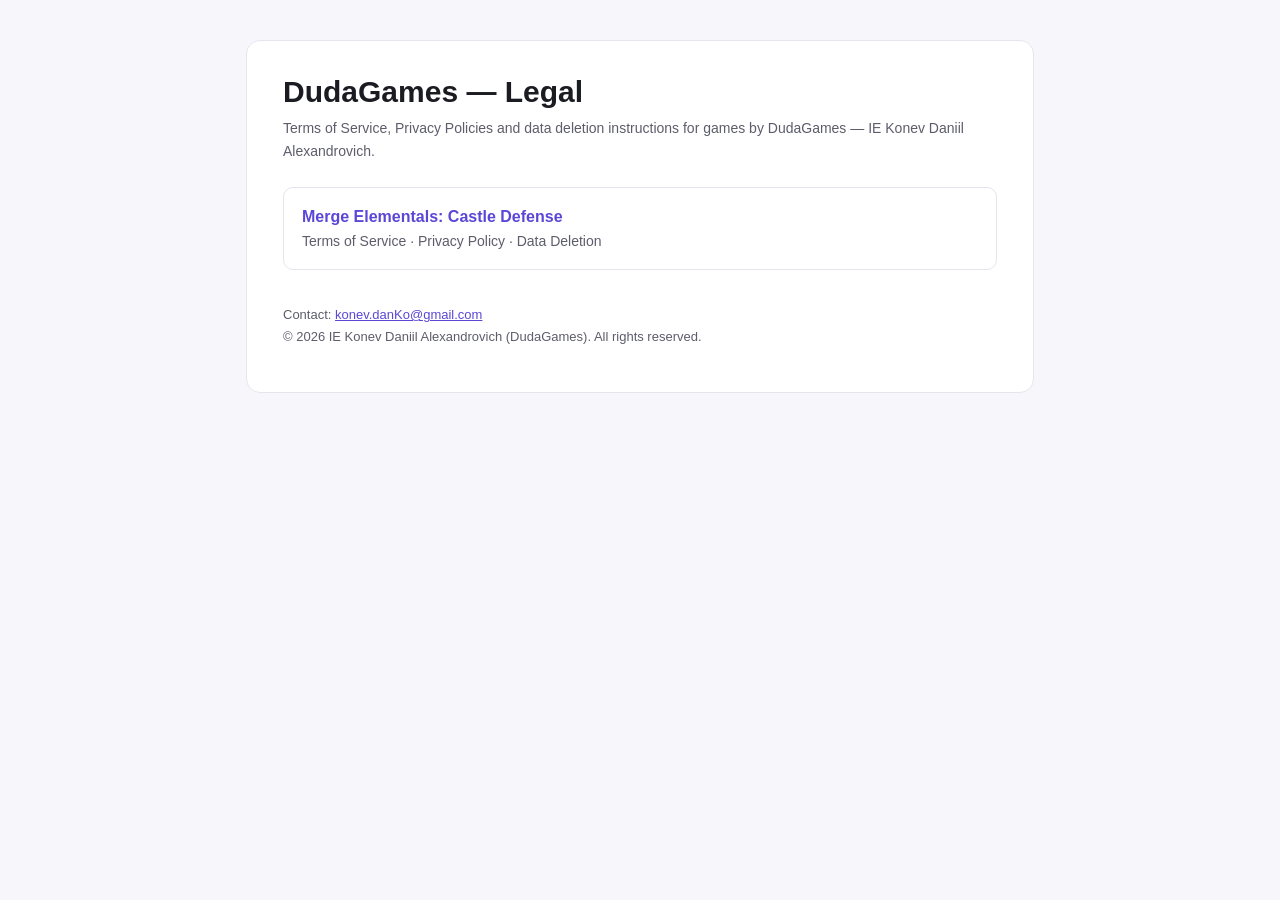
<file: index.html>
<!DOCTYPE html>
<html lang="en">
<head>
<meta charset="utf-8">
<meta name="viewport" content="width=device-width, initial-scale=1">
<title>DudaGames — Legal</title>
<meta name="description" content="Legal documents for games by DudaGames.">
<link rel="stylesheet" href="./style.css">
</head>
<body>
<div class="wrap">
<div class="card">
<h1>DudaGames — Legal</h1>
<p class="meta">Terms of Service, Privacy Policies and data deletion instructions for games by DudaGames — IE Konev Daniil Alexandrovich.</p>
<a class="item" href="./merge-elementals/"><b>Merge Elementals: Castle Defense</b><span>Terms of Service · Privacy Policy · Data Deletion</span></a>
<p class="foot">Contact: <a href="mailto:konev.danKo@gmail.com">konev.danKo@gmail.com</a><br>© 2026 IE Konev Daniil Alexandrovich (DudaGames). All rights reserved.</p>
</div>
</div>
</body>
</html>
</file>
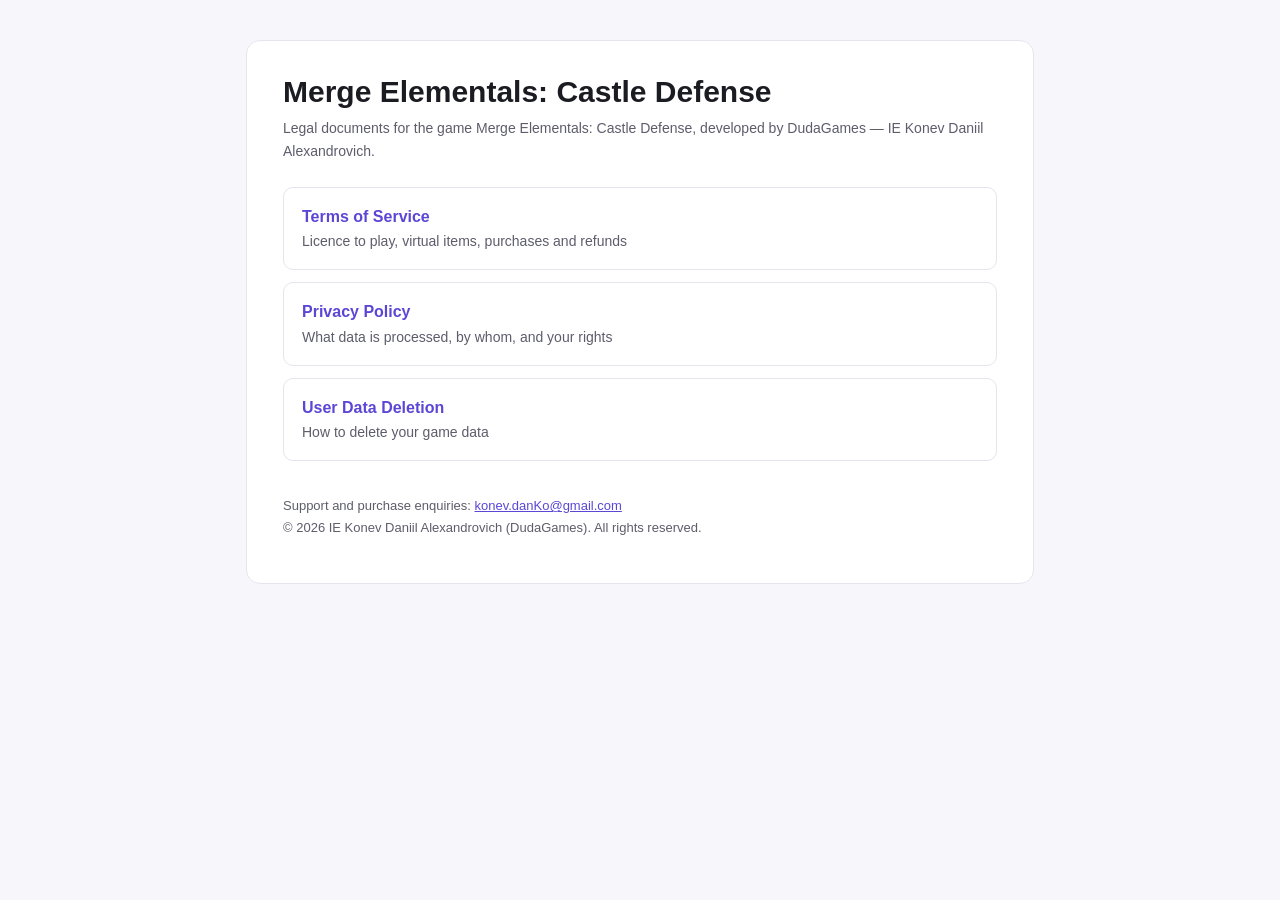
<file: merge-elementals/index.html>
<!DOCTYPE html>
<html lang="en">
<head>
<meta charset="utf-8">
<meta name="viewport" content="width=device-width, initial-scale=1">
<title>Merge Elementals: Castle Defense — Legal</title>
<meta name="description" content="Terms of Service, Privacy Policy and data deletion instructions for the game Merge Elementals: Castle Defense.">
<link rel="stylesheet" href="../style.css">
</head>
<body>
<div class="wrap">
<div class="card">
<h1>Merge Elementals: Castle Defense</h1>
<p class="meta">Legal documents for the game Merge Elementals: Castle Defense, developed by DudaGames — IE Konev Daniil Alexandrovich.</p>
<a class="item" href="./terms.html"><b>Terms of Service</b><span>Licence to play, virtual items, purchases and refunds</span></a>
<a class="item" href="./privacy.html"><b>Privacy Policy</b><span>What data is processed, by whom, and your rights</span></a>
<a class="item" href="./data-deletion.html"><b>User Data Deletion</b><span>How to delete your game data</span></a>
<p class="foot">Support and purchase enquiries: <a href="mailto:konev.danKo@gmail.com">konev.danKo@gmail.com</a><br>© 2026 IE Konev Daniil Alexandrovich (DudaGames). All rights reserved.</p>
</div>
</div>
</body>
</html>
</file>
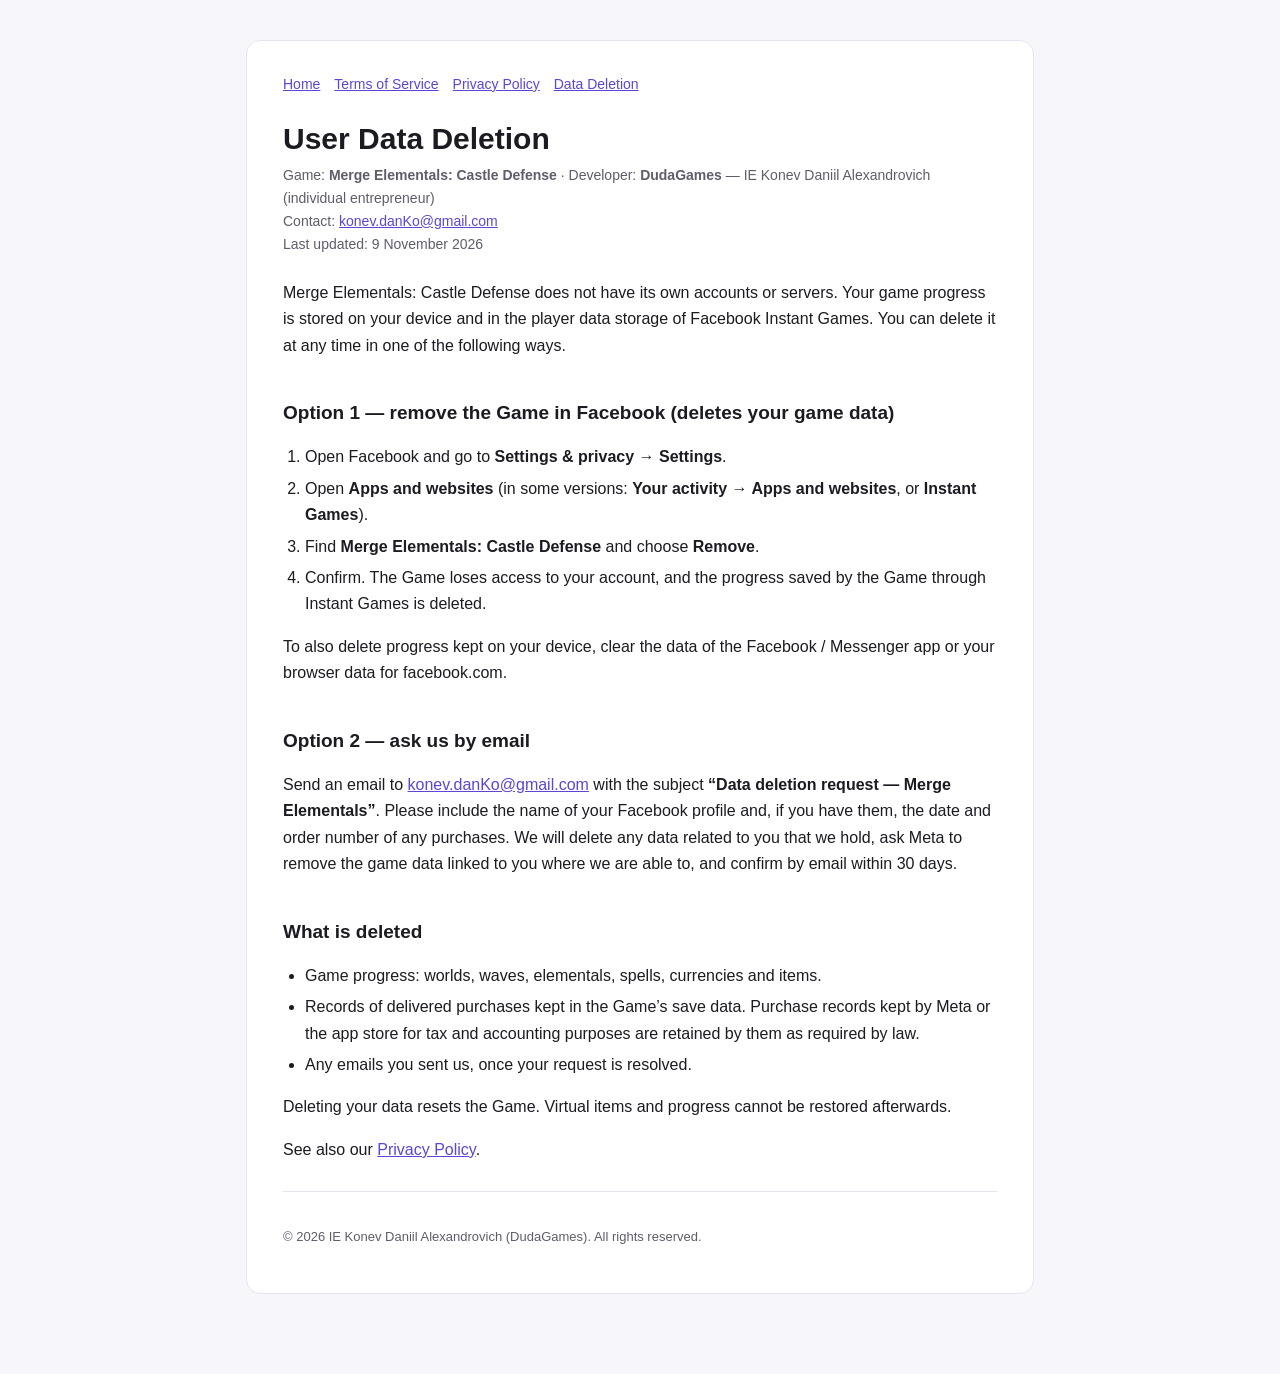
<file: merge-elementals/data-deletion.html>
<!DOCTYPE html>
<html lang="en">
<head>
<meta charset="utf-8">
<meta name="viewport" content="width=device-width, initial-scale=1">
<title>User Data Deletion — Merge Elementals: Castle Defense</title>
<meta name="description" content="User Data Deletion for the game Merge Elementals: Castle Defense by DudaGames.">
<link rel="stylesheet" href="../style.css">
</head>
<body>
<div class="wrap">
<div class="card">
<div class="nav"><a href="./index.html">Home</a><a href="./terms.html">Terms of Service</a><a href="./privacy.html">Privacy Policy</a><a href="./data-deletion.html">Data Deletion</a></div>
<h1>User Data Deletion</h1>
<p class="meta">Game: <strong>Merge Elementals: Castle Defense</strong> · Developer: <strong>DudaGames</strong> — IE Konev Daniil Alexandrovich (individual entrepreneur)<br>
Contact: <a href="mailto:konev.danKo@gmail.com">konev.danKo@gmail.com</a><br>
Last updated: 9 November 2026</p>
<p>Merge Elementals: Castle Defense does not have its own accounts or servers. Your game progress is stored on your device and in the player data storage of Facebook Instant Games. You can delete it at any time in one of the following ways.</p>

<h2>Option 1 — remove the Game in Facebook (deletes your game data)</h2>
<ol>
  <li>Open Facebook and go to <strong>Settings &amp; privacy → Settings</strong>.</li>
  <li>Open <strong>Apps and websites</strong> (in some versions: <strong>Your activity → Apps and websites</strong>, or <strong>Instant Games</strong>).</li>
  <li>Find <strong>Merge Elementals: Castle Defense</strong> and choose <strong>Remove</strong>.</li>
  <li>Confirm. The Game loses access to your account, and the progress saved by the Game through Instant Games is deleted.</li>
</ol>
<p>To also delete progress kept on your device, clear the data of the Facebook / Messenger app or your browser data for facebook.com.</p>

<h2>Option 2 — ask us by email</h2>
<p>Send an email to <a href="mailto:konev.danKo@gmail.com?subject=Data%20deletion%20request%20-%20Merge%20Elementals">konev.danKo@gmail.com</a> with the subject <strong>“Data deletion request — Merge Elementals”</strong>. Please include the name of your Facebook profile and, if you have them, the date and order number of any purchases. We will delete any data related to you that we hold, ask Meta to remove the game data linked to you where we are able to, and confirm by email within 30 days.</p>

<h2>What is deleted</h2>
<ul>
  <li>Game progress: worlds, waves, elementals, spells, currencies and items.</li>
  <li>Records of delivered purchases kept in the Game’s save data. Purchase records kept by Meta or the app store for tax and accounting purposes are retained by them as required by law.</li>
  <li>Any emails you sent us, once your request is resolved.</li>
</ul>
<p>Deleting your data resets the Game. Virtual items and progress cannot be restored afterwards.</p>
<p>See also our <a href="./privacy.html">Privacy Policy</a>.</p>
<hr>
<p class="foot">© 2026 IE Konev Daniil Alexandrovich (DudaGames). All rights reserved.</p>
</div>
</div>
</body>
</html>
</file>
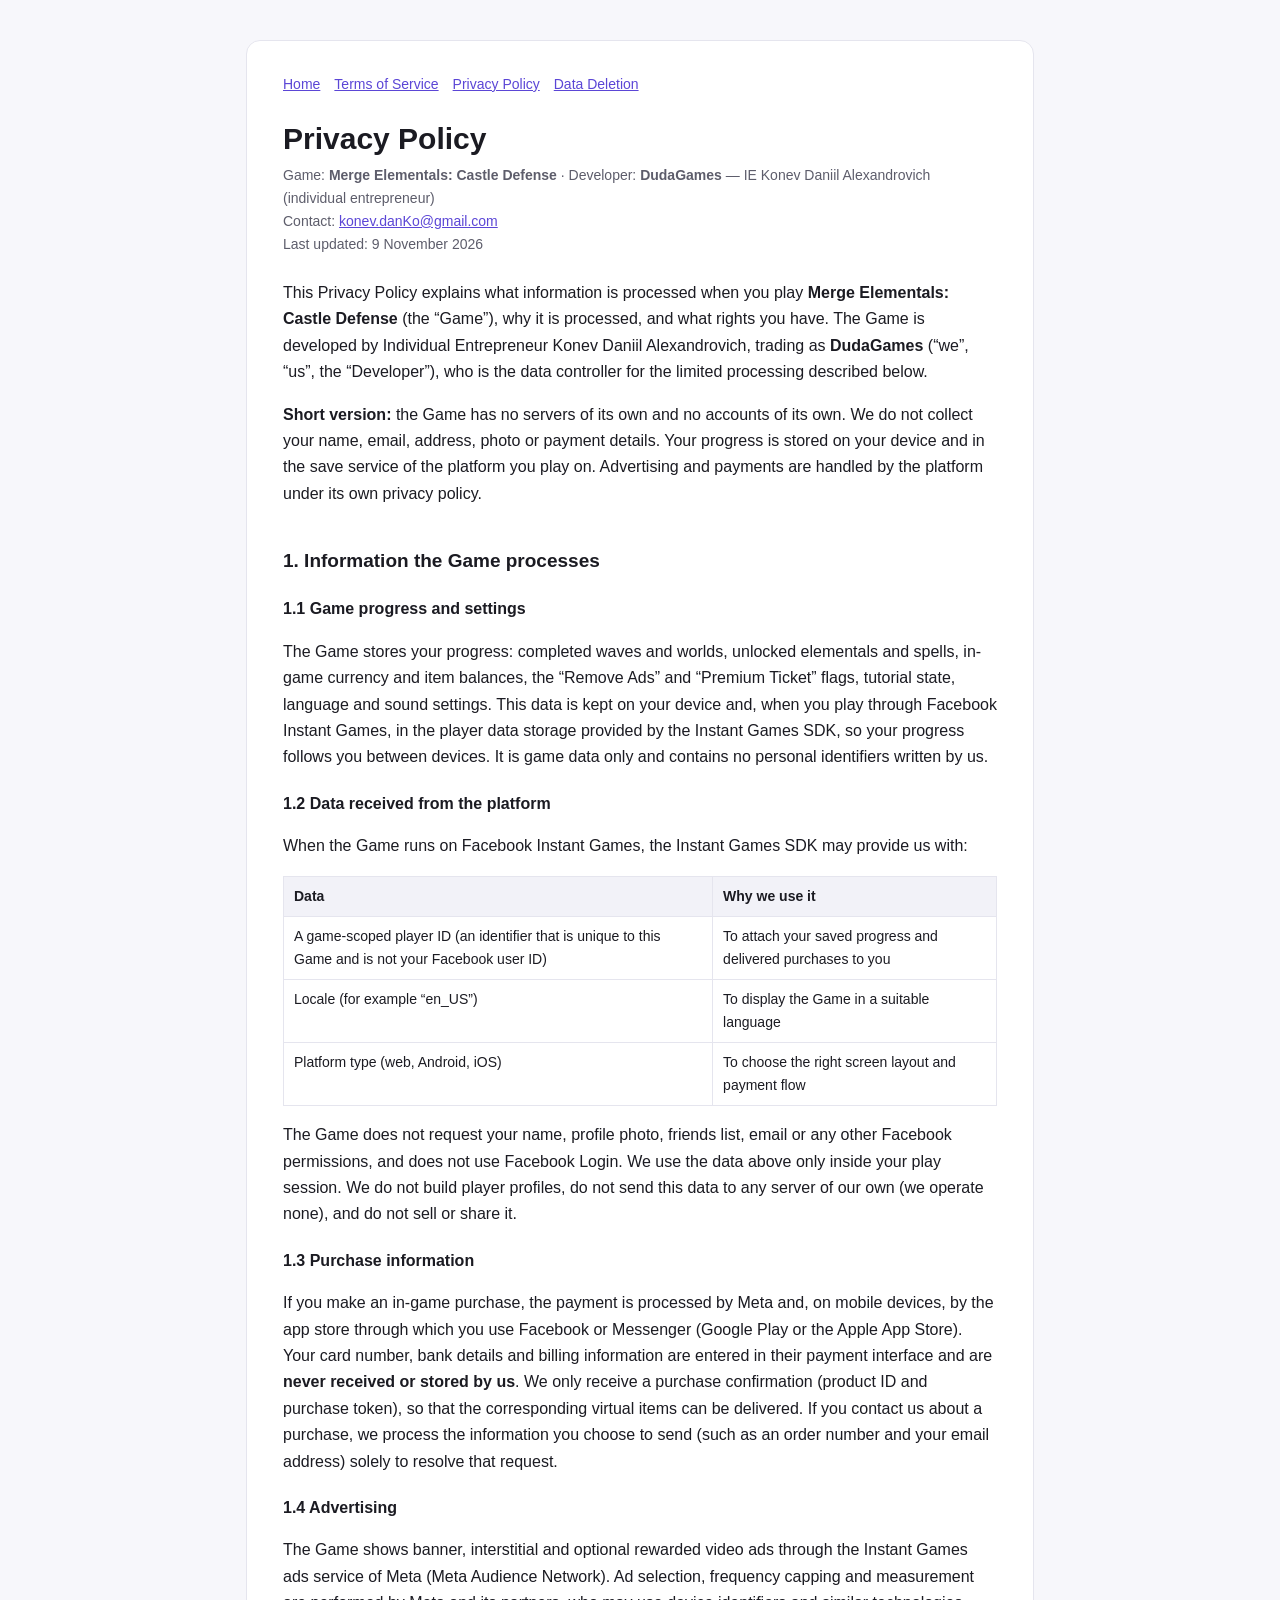
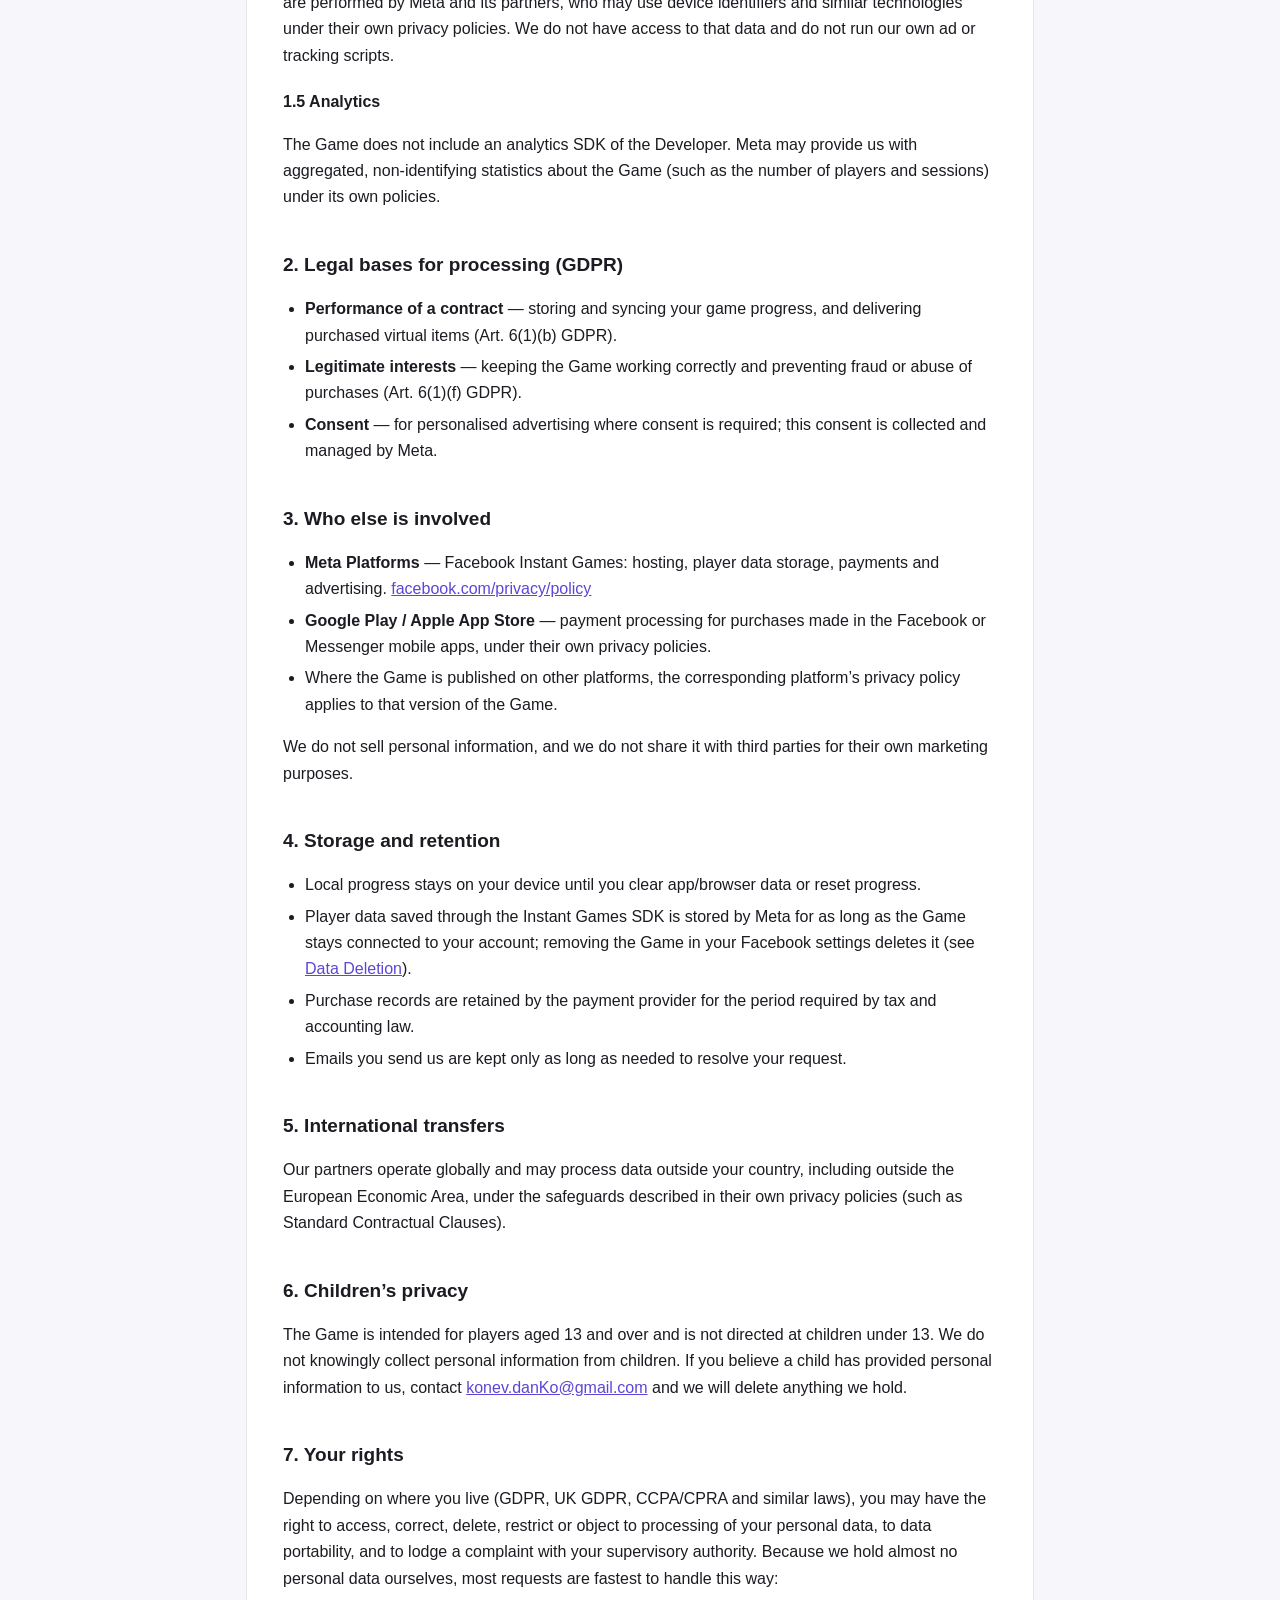
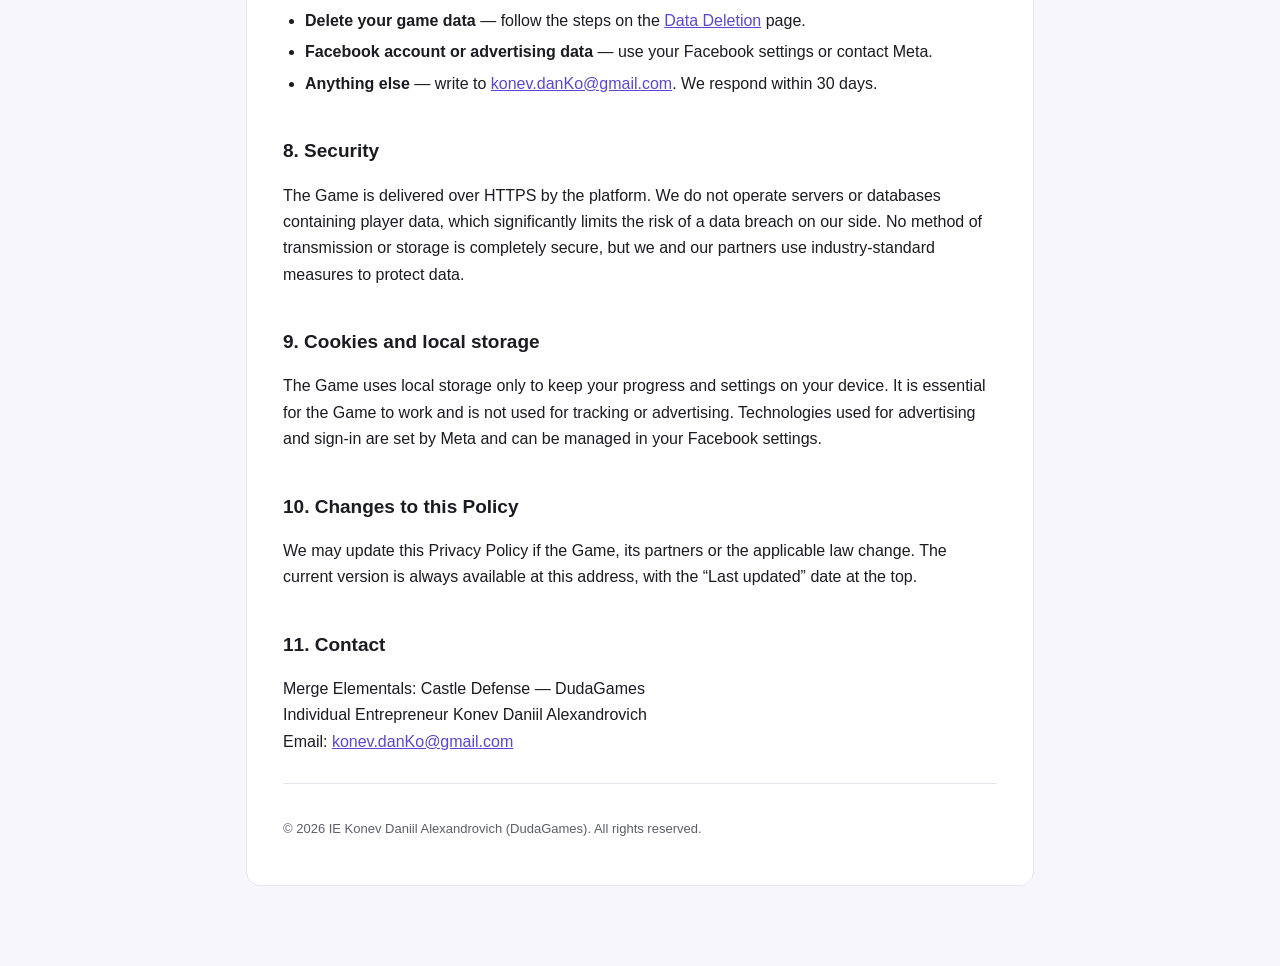
<file: merge-elementals/privacy.html>
<!DOCTYPE html>
<html lang="en">
<head>
<meta charset="utf-8">
<meta name="viewport" content="width=device-width, initial-scale=1">
<title>Privacy Policy — Merge Elementals: Castle Defense</title>
<meta name="description" content="Privacy Policy for the game Merge Elementals: Castle Defense by DudaGames.">
<link rel="stylesheet" href="../style.css">
</head>
<body>
<div class="wrap">
<div class="card">
<div class="nav"><a href="./index.html">Home</a><a href="./terms.html">Terms of Service</a><a href="./privacy.html">Privacy Policy</a><a href="./data-deletion.html">Data Deletion</a></div>
<h1>Privacy Policy</h1>
<p class="meta">Game: <strong>Merge Elementals: Castle Defense</strong> · Developer: <strong>DudaGames</strong> — IE Konev Daniil Alexandrovich (individual entrepreneur)<br>
Contact: <a href="mailto:konev.danKo@gmail.com">konev.danKo@gmail.com</a><br>
Last updated: 9 November 2026</p>
<p>This Privacy Policy explains what information is processed when you play <strong>Merge Elementals: Castle Defense</strong> (the “Game”), why it is processed, and what rights you have. The Game is developed by Individual Entrepreneur Konev Daniil Alexandrovich, trading as <strong>DudaGames</strong> (“we”, “us”, the “Developer”), who is the data controller for the limited processing described below.</p>

<p><strong>Short version:</strong> the Game has no servers of its own and no accounts of its own. We do not collect your name, email, address, photo or payment details. Your progress is stored on your device and in the save service of the platform you play on. Advertising and payments are handled by the platform under its own privacy policy.</p>

<h2>1. Information the Game processes</h2>

<h3>1.1 Game progress and settings</h3>
<p>The Game stores your progress: completed waves and worlds, unlocked elementals and spells, in-game currency and item balances, the “Remove Ads” and “Premium Ticket” flags, tutorial state, language and sound settings. This data is kept on your device and, when you play through Facebook Instant Games, in the player data storage provided by the Instant Games SDK, so your progress follows you between devices. It is game data only and contains no personal identifiers written by us.</p>

<h3>1.2 Data received from the platform</h3>
<p>When the Game runs on Facebook Instant Games, the Instant Games SDK may provide us with:</p>
<table>
  <tr><th>Data</th><th>Why we use it</th></tr>
  <tr><td>A game-scoped player ID (an identifier that is unique to this Game and is not your Facebook user ID)</td><td>To attach your saved progress and delivered purchases to you</td></tr>
  <tr><td>Locale (for example “en_US”)</td><td>To display the Game in a suitable language</td></tr>
  <tr><td>Platform type (web, Android, iOS)</td><td>To choose the right screen layout and payment flow</td></tr>
</table>
<p>The Game does not request your name, profile photo, friends list, email or any other Facebook permissions, and does not use Facebook Login. We use the data above only inside your play session. We do not build player profiles, do not send this data to any server of our own (we operate none), and do not sell or share it.</p>

<h3>1.3 Purchase information</h3>
<p>If you make an in-game purchase, the payment is processed by Meta and, on mobile devices, by the app store through which you use Facebook or Messenger (Google Play or the Apple App Store). Your card number, bank details and billing information are entered in their payment interface and are <strong>never received or stored by us</strong>. We only receive a purchase confirmation (product ID and purchase token), so that the corresponding virtual items can be delivered. If you contact us about a purchase, we process the information you choose to send (such as an order number and your email address) solely to resolve that request.</p>

<h3>1.4 Advertising</h3>
<p>The Game shows banner, interstitial and optional rewarded video ads through the Instant Games ads service of Meta (Meta Audience Network). Ad selection, frequency capping and measurement are performed by Meta and its partners, who may use device identifiers and similar technologies under their own privacy policies. We do not have access to that data and do not run our own ad or tracking scripts.</p>

<h3>1.5 Analytics</h3>
<p>The Game does not include an analytics SDK of the Developer. Meta may provide us with aggregated, non-identifying statistics about the Game (such as the number of players and sessions) under its own policies.</p>

<h2>2. Legal bases for processing (GDPR)</h2>
<ul>
  <li><strong>Performance of a contract</strong> — storing and syncing your game progress, and delivering purchased virtual items (Art. 6(1)(b) GDPR).</li>
  <li><strong>Legitimate interests</strong> — keeping the Game working correctly and preventing fraud or abuse of purchases (Art. 6(1)(f) GDPR).</li>
  <li><strong>Consent</strong> — for personalised advertising where consent is required; this consent is collected and managed by Meta.</li>
</ul>

<h2>3. Who else is involved</h2>
<ul>
  <li><strong>Meta Platforms</strong> — Facebook Instant Games: hosting, player data storage, payments and advertising. <a href="https://www.facebook.com/privacy/policy/" rel="noopener">facebook.com/privacy/policy</a></li>
  <li><strong>Google Play / Apple App Store</strong> — payment processing for purchases made in the Facebook or Messenger mobile apps, under their own privacy policies.</li>
  <li>Where the Game is published on other platforms, the corresponding platform’s privacy policy applies to that version of the Game.</li>
</ul>
<p>We do not sell personal information, and we do not share it with third parties for their own marketing purposes.</p>

<h2>4. Storage and retention</h2>
<ul>
  <li>Local progress stays on your device until you clear app/browser data or reset progress.</li>
  <li>Player data saved through the Instant Games SDK is stored by Meta for as long as the Game stays connected to your account; removing the Game in your Facebook settings deletes it (see <a href="./data-deletion.html">Data Deletion</a>).</li>
  <li>Purchase records are retained by the payment provider for the period required by tax and accounting law.</li>
  <li>Emails you send us are kept only as long as needed to resolve your request.</li>
</ul>

<h2>5. International transfers</h2>
<p>Our partners operate globally and may process data outside your country, including outside the European Economic Area, under the safeguards described in their own privacy policies (such as Standard Contractual Clauses).</p>

<h2>6. Children’s privacy</h2>
<p>The Game is intended for players aged 13 and over and is not directed at children under 13. We do not knowingly collect personal information from children. If you believe a child has provided personal information to us, contact <a href="mailto:konev.danKo@gmail.com">konev.danKo@gmail.com</a> and we will delete anything we hold.</p>

<h2>7. Your rights</h2>
<p>Depending on where you live (GDPR, UK GDPR, CCPA/CPRA and similar laws), you may have the right to access, correct, delete, restrict or object to processing of your personal data, to data portability, and to lodge a complaint with your supervisory authority. Because we hold almost no personal data ourselves, most requests are fastest to handle this way:</p>
<ul>
  <li><strong>Delete your game data</strong> — follow the steps on the <a href="./data-deletion.html">Data Deletion</a> page.</li>
  <li><strong>Facebook account or advertising data</strong> — use your Facebook settings or contact Meta.</li>
  <li><strong>Anything else</strong> — write to <a href="mailto:konev.danKo@gmail.com">konev.danKo@gmail.com</a>. We respond within 30 days.</li>
</ul>

<h2>8. Security</h2>
<p>The Game is delivered over HTTPS by the platform. We do not operate servers or databases containing player data, which significantly limits the risk of a data breach on our side. No method of transmission or storage is completely secure, but we and our partners use industry-standard measures to protect data.</p>

<h2>9. Cookies and local storage</h2>
<p>The Game uses local storage only to keep your progress and settings on your device. It is essential for the Game to work and is not used for tracking or advertising. Technologies used for advertising and sign-in are set by Meta and can be managed in your Facebook settings.</p>

<h2>10. Changes to this Policy</h2>
<p>We may update this Privacy Policy if the Game, its partners or the applicable law change. The current version is always available at this address, with the “Last updated” date at the top.</p>

<h2>11. Contact</h2>
<p>Merge Elementals: Castle Defense — DudaGames<br>Individual Entrepreneur Konev Daniil Alexandrovich<br>Email: <a href="mailto:konev.danKo@gmail.com">konev.danKo@gmail.com</a></p>
<hr>
<p class="foot">© 2026 IE Konev Daniil Alexandrovich (DudaGames). All rights reserved.</p>
</div>
</div>
</body>
</html>
</file>
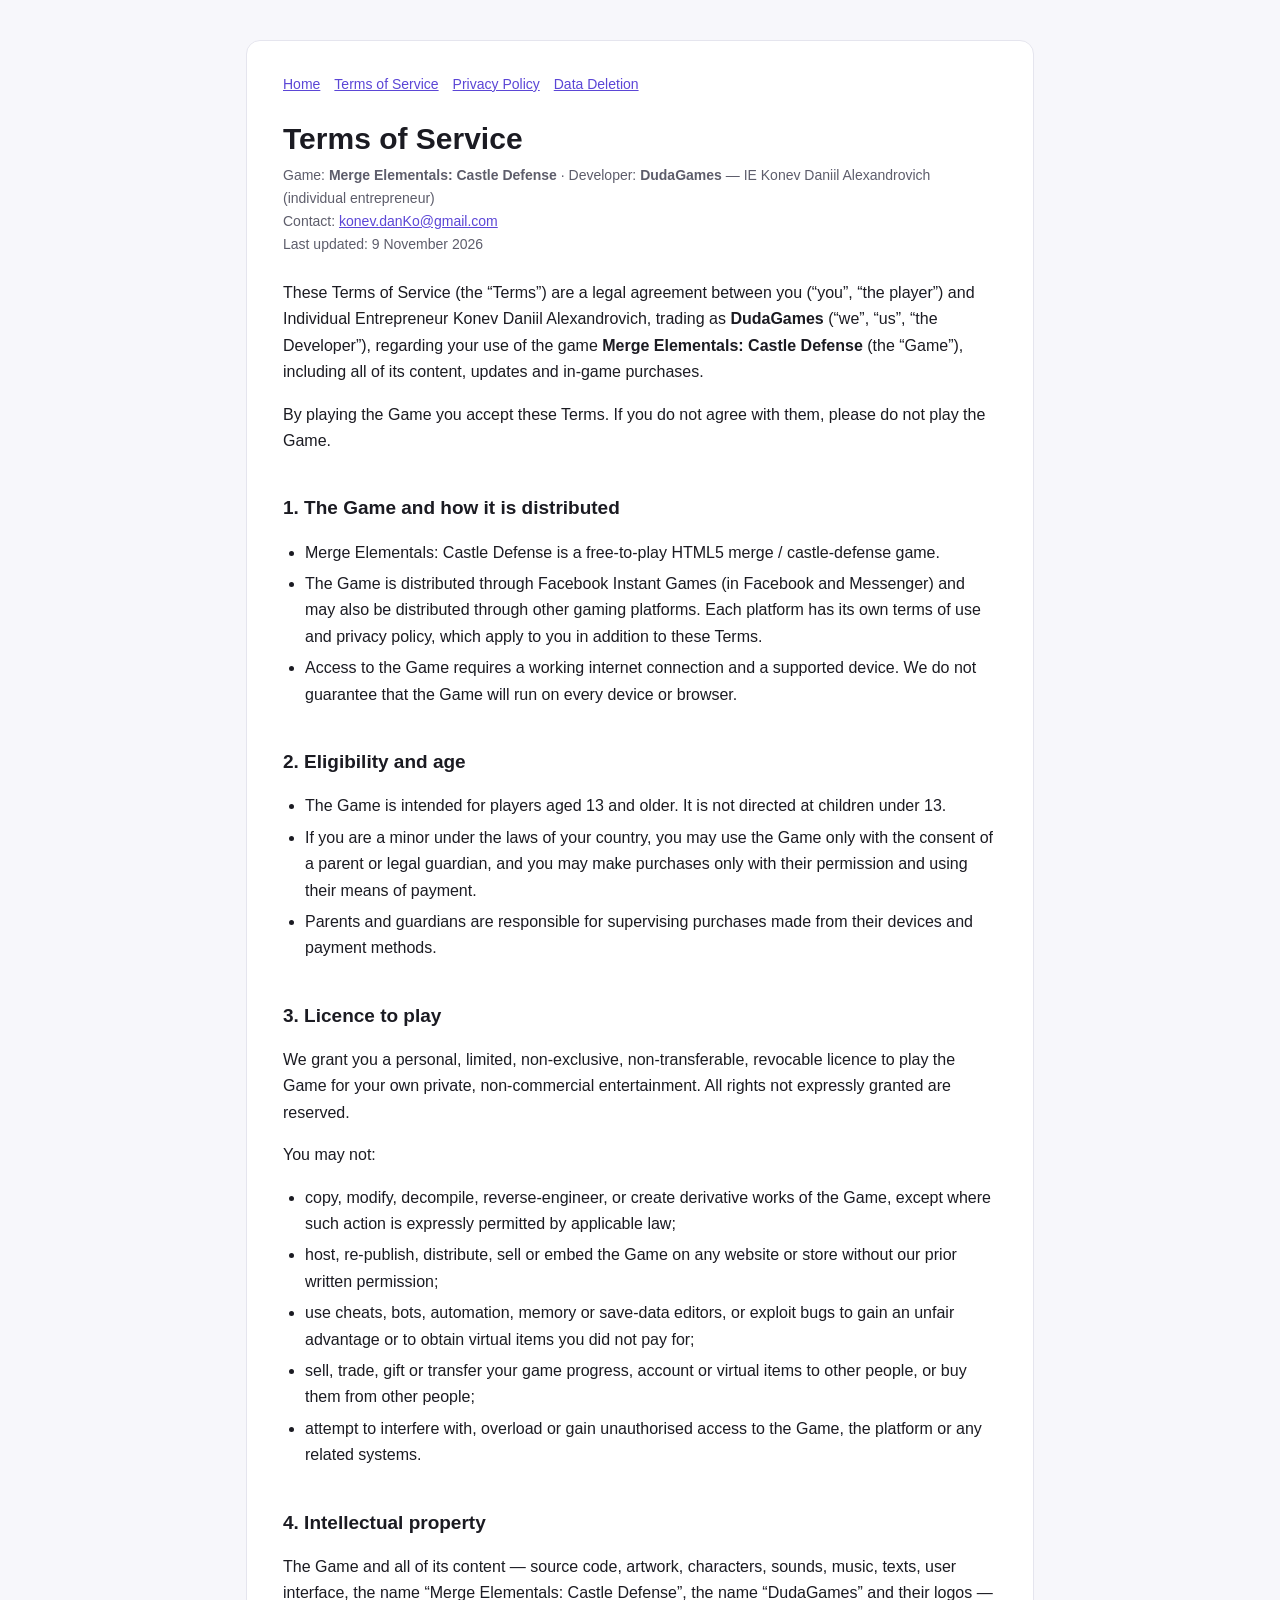
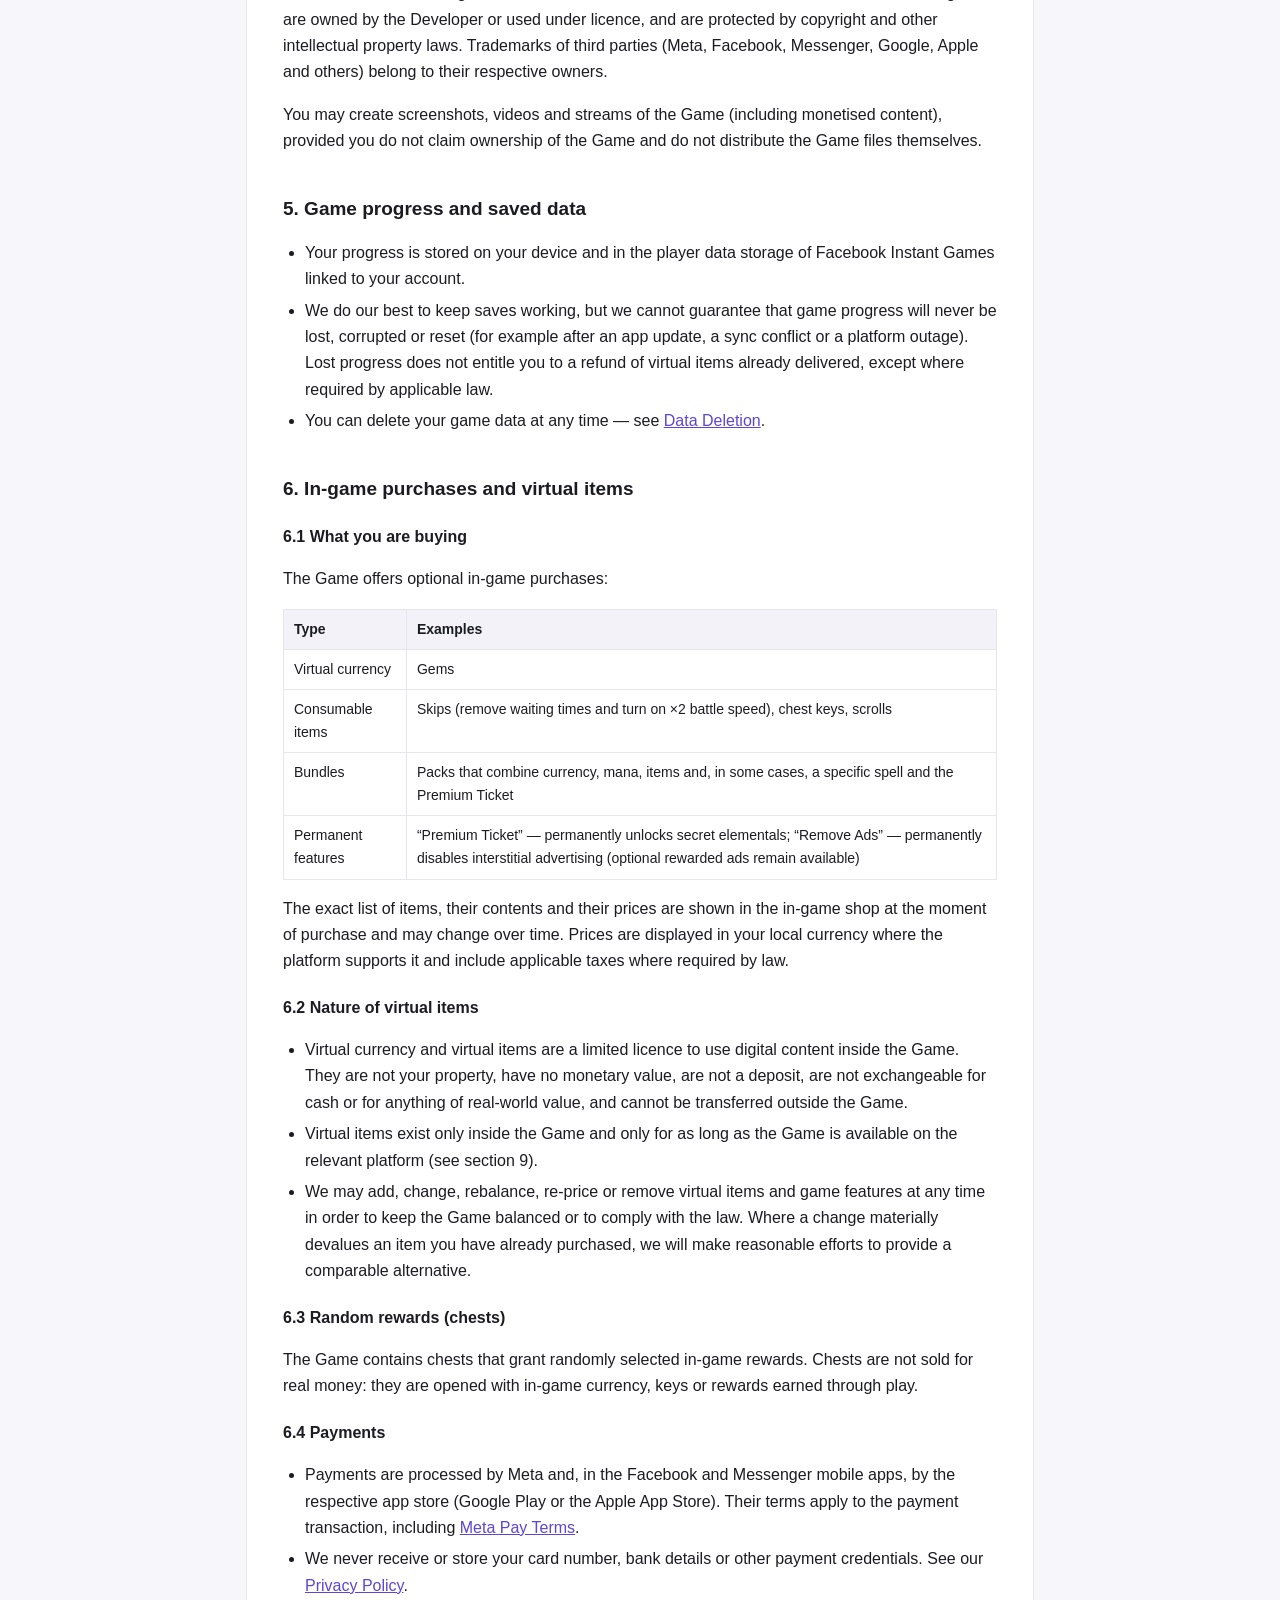
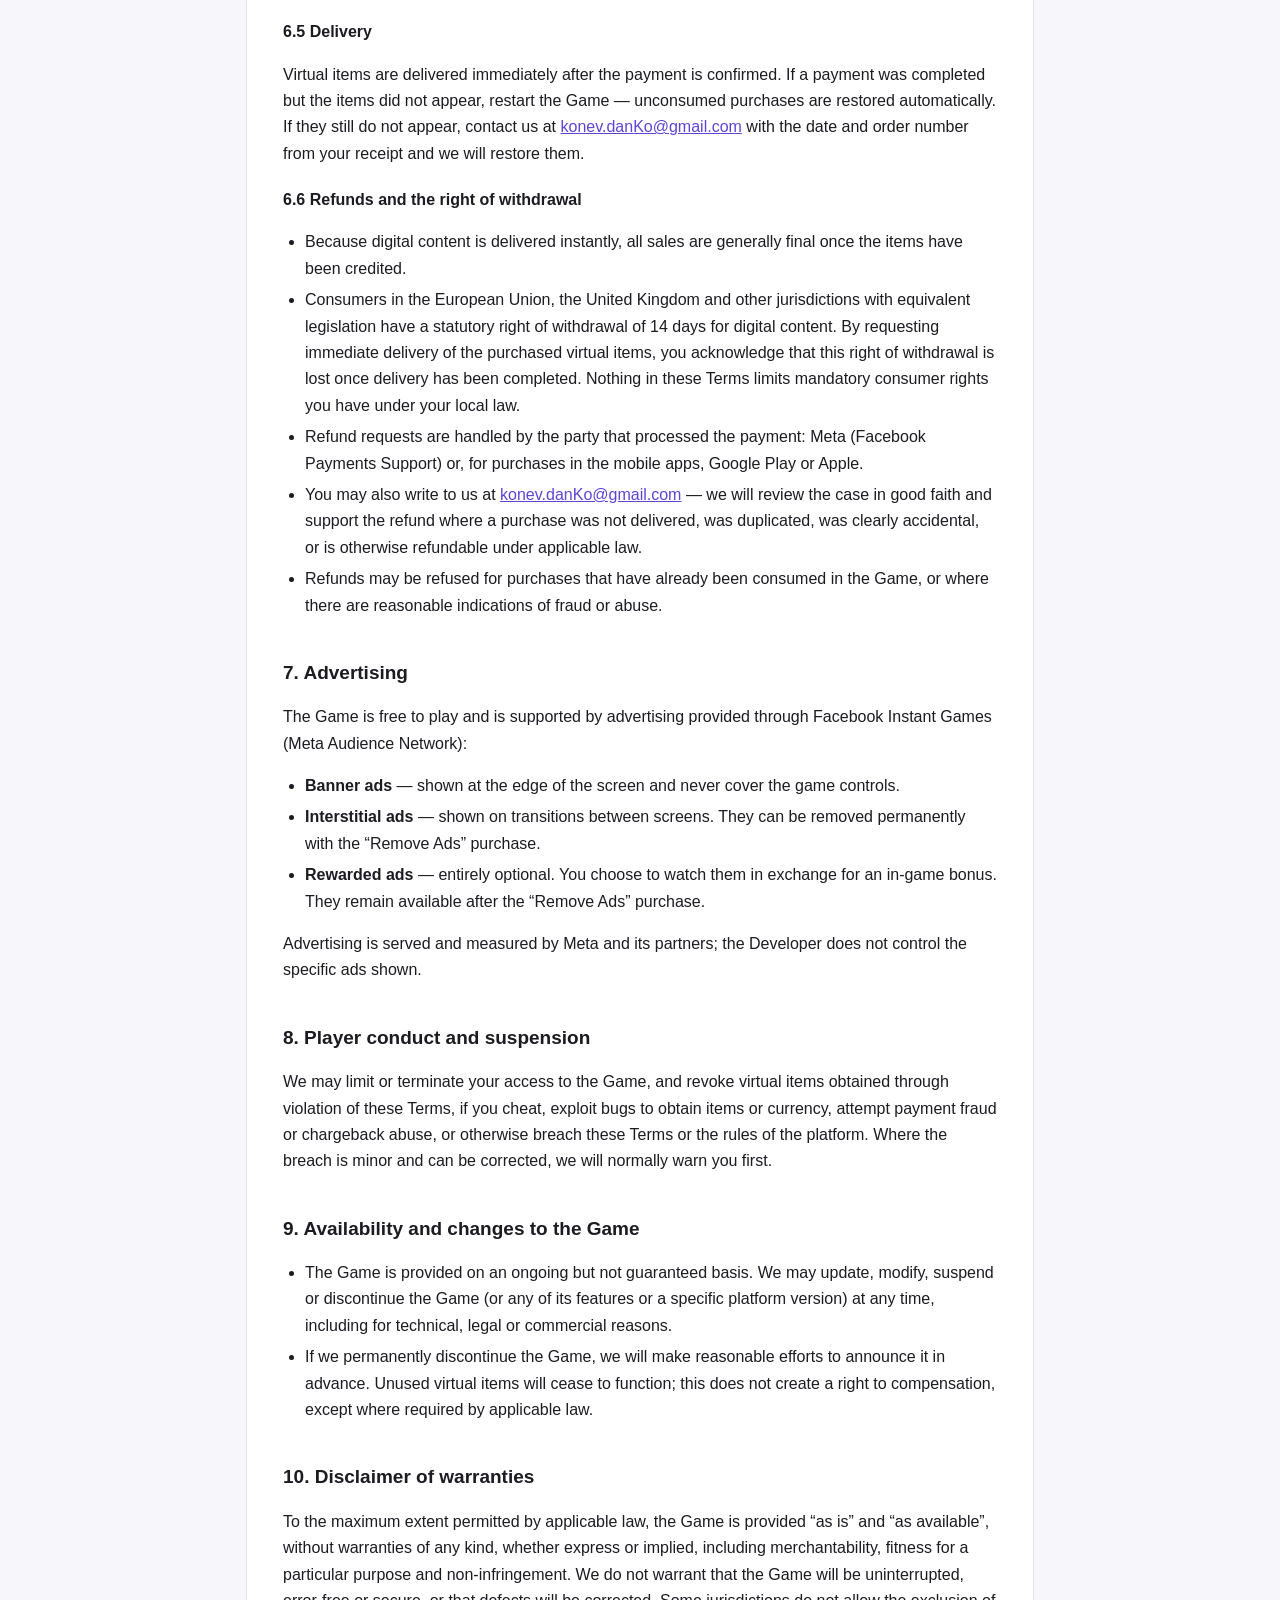
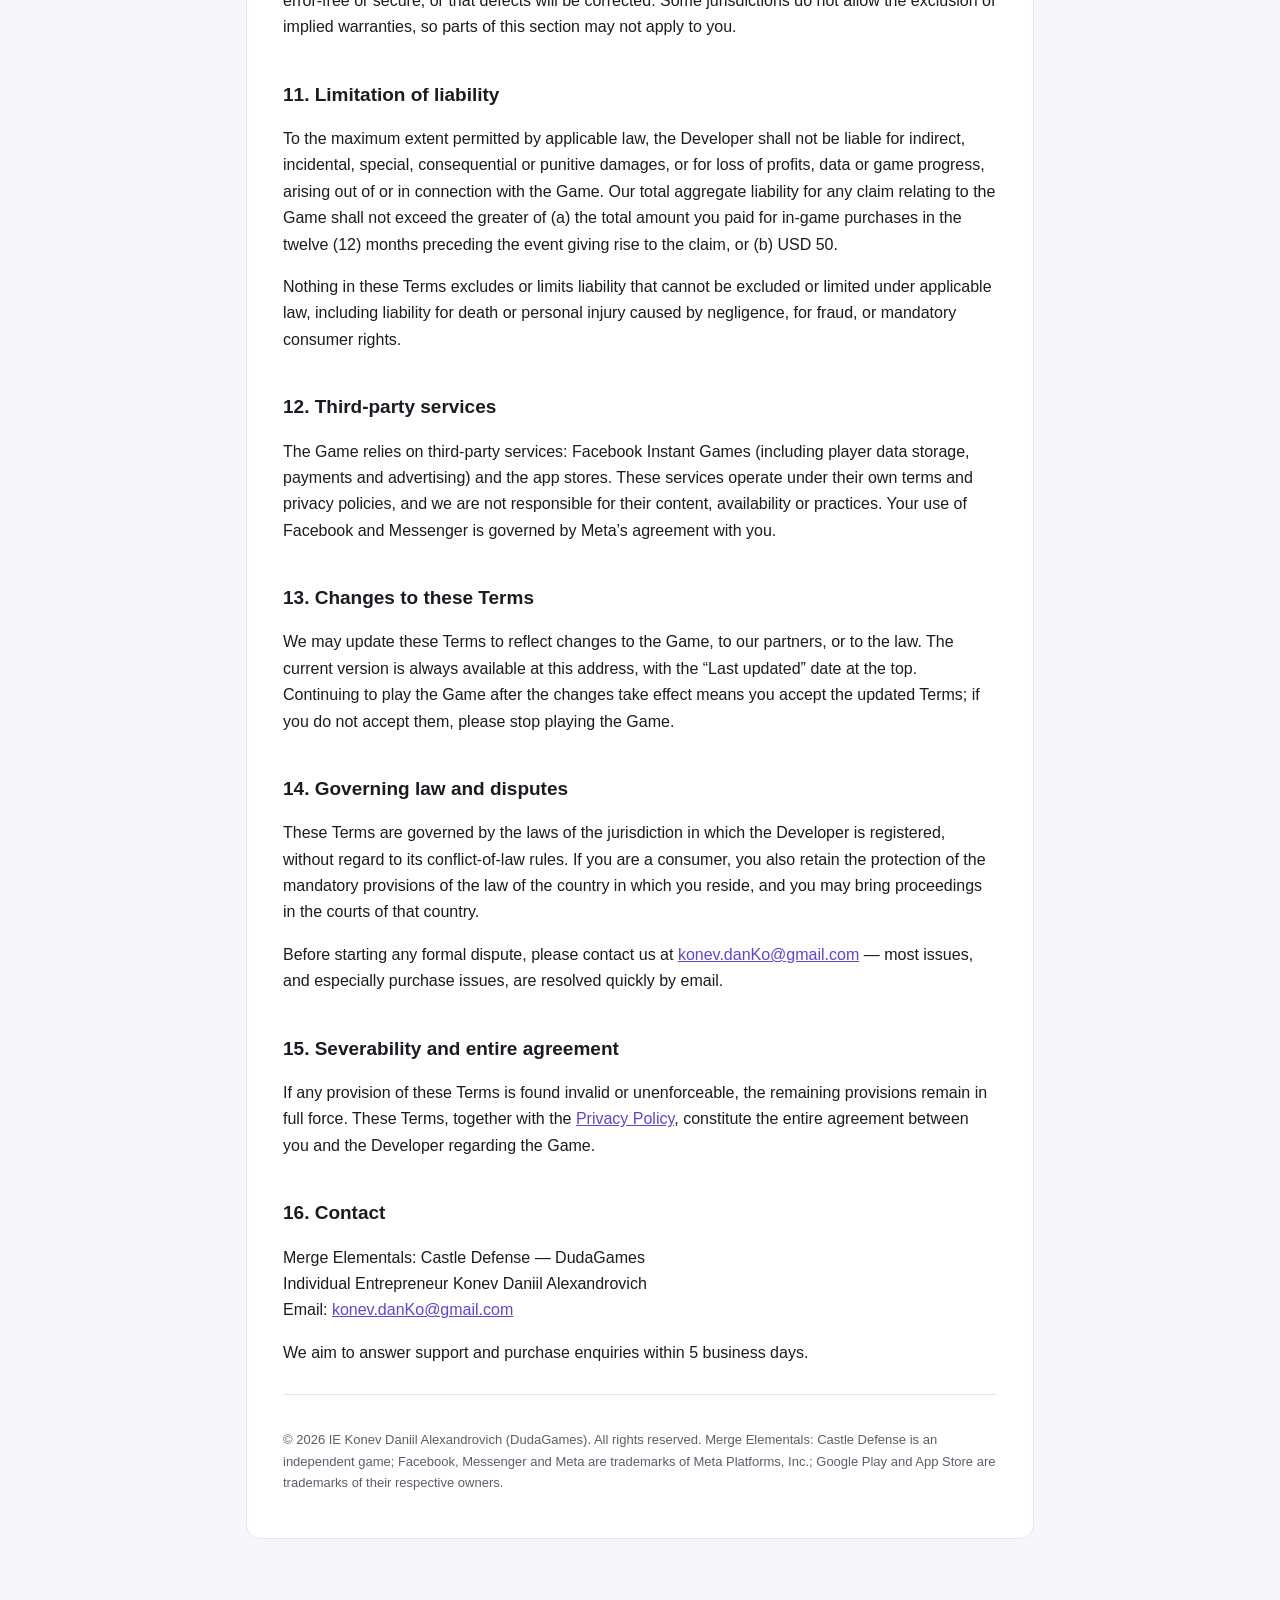
<file: merge-elementals/terms.html>
<!DOCTYPE html>
<html lang="en">
<head>
<meta charset="utf-8">
<meta name="viewport" content="width=device-width, initial-scale=1">
<title>Terms of Service — Merge Elementals: Castle Defense</title>
<meta name="description" content="Terms of Service for the game Merge Elementals: Castle Defense by DudaGames.">
<link rel="stylesheet" href="../style.css">
</head>
<body>
<div class="wrap">
<div class="card">
<div class="nav"><a href="./index.html">Home</a><a href="./terms.html">Terms of Service</a><a href="./privacy.html">Privacy Policy</a><a href="./data-deletion.html">Data Deletion</a></div>
<h1>Terms of Service</h1>
<p class="meta">Game: <strong>Merge Elementals: Castle Defense</strong> · Developer: <strong>DudaGames</strong> — IE Konev Daniil Alexandrovich (individual entrepreneur)<br>
Contact: <a href="mailto:konev.danKo@gmail.com">konev.danKo@gmail.com</a><br>
Last updated: 9 November 2026</p>
<p>These Terms of Service (the “Terms”) are a legal agreement between you (“you”, “the player”) and Individual Entrepreneur Konev Daniil Alexandrovich, trading as <strong>DudaGames</strong> (“we”, “us”, “the Developer”), regarding your use of the game <strong>Merge Elementals: Castle Defense</strong> (the “Game”), including all of its content, updates and in-game purchases.</p>
<p>By playing the Game you accept these Terms. If you do not agree with them, please do not play the Game.</p>

<h2>1. The Game and how it is distributed</h2>
<ul>
<li>Merge Elementals: Castle Defense is a free-to-play HTML5 merge / castle-defense game.</li>
<li>The Game is distributed through Facebook Instant Games (in Facebook and Messenger) and may also be distributed through other gaming platforms. Each platform has its own terms of use and privacy policy, which apply to you in addition to these Terms.</li>
<li>Access to the Game requires a working internet connection and a supported device. We do not guarantee that the Game will run on every device or browser.</li>
</ul>

<h2>2. Eligibility and age</h2>
<ul>
<li>The Game is intended for players aged 13 and older. It is not directed at children under 13.</li>
<li>If you are a minor under the laws of your country, you may use the Game only with the consent of a parent or legal guardian, and you may make purchases only with their permission and using their means of payment.</li>
<li>Parents and guardians are responsible for supervising purchases made from their devices and payment methods.</li>
</ul>

<h2>3. Licence to play</h2>
<p>We grant you a personal, limited, non-exclusive, non-transferable, revocable licence to play the Game for your own private, non-commercial entertainment. All rights not expressly granted are reserved.</p>
<p>You may not:</p>
<ul>
<li>copy, modify, decompile, reverse-engineer, or create derivative works of the Game, except where such action is expressly permitted by applicable law;</li>
<li>host, re-publish, distribute, sell or embed the Game on any website or store without our prior written permission;</li>
<li>use cheats, bots, automation, memory or save-data editors, or exploit bugs to gain an unfair advantage or to obtain virtual items you did not pay for;</li>
<li>sell, trade, gift or transfer your game progress, account or virtual items to other people, or buy them from other people;</li>
<li>attempt to interfere with, overload or gain unauthorised access to the Game, the platform or any related systems.</li>
</ul>

<h2>4. Intellectual property</h2>
<p>The Game and all of its content — source code, artwork, characters, sounds, music, texts, user interface, the name “Merge Elementals: Castle Defense”, the name “DudaGames” and their logos — are owned by the Developer or used under licence, and are protected by copyright and other intellectual property laws. Trademarks of third parties (Meta, Facebook, Messenger, Google, Apple and others) belong to their respective owners.</p>
<p>You may create screenshots, videos and streams of the Game (including monetised content), provided you do not claim ownership of the Game and do not distribute the Game files themselves.</p>

<h2>5. Game progress and saved data</h2>
<ul>
<li>Your progress is stored on your device and in the player data storage of Facebook Instant Games linked to your account.</li>
<li>We do our best to keep saves working, but we cannot guarantee that game progress will never be lost, corrupted or reset (for example after an app update, a sync conflict or a platform outage). Lost progress does not entitle you to a refund of virtual items already delivered, except where required by applicable law.</li>
<li>You can delete your game data at any time — see <a href="./data-deletion.html">Data Deletion</a>.</li>
</ul>

<h2>6. In-game purchases and virtual items</h2>
<h3>6.1 What you are buying</h3>
<p>The Game offers optional in-game purchases:</p>
<table>
<tr><th>Type</th><th>Examples</th></tr>
<tr><td>Virtual currency</td><td>Gems</td></tr>
<tr><td>Consumable items</td><td>Skips (remove waiting times and turn on ×2 battle speed), chest keys, scrolls</td></tr>
<tr><td>Bundles</td><td>Packs that combine currency, mana, items and, in some cases, a specific spell and the Premium Ticket</td></tr>
<tr><td>Permanent features</td><td>“Premium Ticket” — permanently unlocks secret elementals; “Remove Ads” — permanently disables interstitial advertising (optional rewarded ads remain available)</td></tr>
</table>
<p>The exact list of items, their contents and their prices are shown in the in-game shop at the moment of purchase and may change over time. Prices are displayed in your local currency where the platform supports it and include applicable taxes where required by law.</p>

<h3>6.2 Nature of virtual items</h3>
<ul>
<li>Virtual currency and virtual items are a limited licence to use digital content inside the Game. They are not your property, have no monetary value, are not a deposit, are not exchangeable for cash or for anything of real-world value, and cannot be transferred outside the Game.</li>
<li>Virtual items exist only inside the Game and only for as long as the Game is available on the relevant platform (see section 9).</li>
<li>We may add, change, rebalance, re-price or remove virtual items and game features at any time in order to keep the Game balanced or to comply with the law. Where a change materially devalues an item you have already purchased, we will make reasonable efforts to provide a comparable alternative.</li>
</ul>

<h3>6.3 Random rewards (chests)</h3>
<p>The Game contains chests that grant randomly selected in-game rewards. Chests are not sold for real money: they are opened with in-game currency, keys or rewards earned through play.</p>

<h3>6.4 Payments</h3>
<ul>
<li>Payments are processed by Meta and, in the Facebook and Messenger mobile apps, by the respective app store (Google Play or the Apple App Store). Their terms apply to the payment transaction, including <a href="https://www.facebook.com/payments_terms" rel="noopener">Meta Pay Terms</a>.</li>
<li>We never receive or store your card number, bank details or other payment credentials. See our <a href="./privacy.html">Privacy Policy</a>.</li>
</ul>

<h3>6.5 Delivery</h3>
<p>Virtual items are delivered immediately after the payment is confirmed. If a payment was completed but the items did not appear, restart the Game — unconsumed purchases are restored automatically. If they still do not appear, contact us at <a href="mailto:konev.danKo@gmail.com">konev.danKo@gmail.com</a> with the date and order number from your receipt and we will restore them.</p>

<h3>6.6 Refunds and the right of withdrawal</h3>
<ul>
<li>Because digital content is delivered instantly, all sales are generally final once the items have been credited.</li>
<li>Consumers in the European Union, the United Kingdom and other jurisdictions with equivalent legislation have a statutory right of withdrawal of 14 days for digital content. By requesting immediate delivery of the purchased virtual items, you acknowledge that this right of withdrawal is lost once delivery has been completed. Nothing in these Terms limits mandatory consumer rights you have under your local law.</li>
<li>Refund requests are handled by the party that processed the payment: Meta (Facebook Payments Support) or, for purchases in the mobile apps, Google Play or Apple.</li>
<li>You may also write to us at <a href="mailto:konev.danKo@gmail.com">konev.danKo@gmail.com</a> — we will review the case in good faith and support the refund where a purchase was not delivered, was duplicated, was clearly accidental, or is otherwise refundable under applicable law.</li>
<li>Refunds may be refused for purchases that have already been consumed in the Game, or where there are reasonable indications of fraud or abuse.</li>
</ul>

<h2>7. Advertising</h2>
<p>The Game is free to play and is supported by advertising provided through Facebook Instant Games (Meta Audience Network):</p>
<ul>
<li><strong>Banner ads</strong> — shown at the edge of the screen and never cover the game controls.</li>
<li><strong>Interstitial ads</strong> — shown on transitions between screens. They can be removed permanently with the “Remove Ads” purchase.</li>
<li><strong>Rewarded ads</strong> — entirely optional. You choose to watch them in exchange for an in-game bonus. They remain available after the “Remove Ads” purchase.</li>
</ul>
<p>Advertising is served and measured by Meta and its partners; the Developer does not control the specific ads shown.</p>

<h2>8. Player conduct and suspension</h2>
<p>We may limit or terminate your access to the Game, and revoke virtual items obtained through violation of these Terms, if you cheat, exploit bugs to obtain items or currency, attempt payment fraud or chargeback abuse, or otherwise breach these Terms or the rules of the platform. Where the breach is minor and can be corrected, we will normally warn you first.</p>

<h2>9. Availability and changes to the Game</h2>
<ul>
<li>The Game is provided on an ongoing but not guaranteed basis. We may update, modify, suspend or discontinue the Game (or any of its features or a specific platform version) at any time, including for technical, legal or commercial reasons.</li>
<li>If we permanently discontinue the Game, we will make reasonable efforts to announce it in advance. Unused virtual items will cease to function; this does not create a right to compensation, except where required by applicable law.</li>
</ul>

<h2>10. Disclaimer of warranties</h2>
<p>To the maximum extent permitted by applicable law, the Game is provided “as is” and “as available”, without warranties of any kind, whether express or implied, including merchantability, fitness for a particular purpose and non-infringement. We do not warrant that the Game will be uninterrupted, error-free or secure, or that defects will be corrected. Some jurisdictions do not allow the exclusion of implied warranties, so parts of this section may not apply to you.</p>

<h2>11. Limitation of liability</h2>
<p>To the maximum extent permitted by applicable law, the Developer shall not be liable for indirect, incidental, special, consequential or punitive damages, or for loss of profits, data or game progress, arising out of or in connection with the Game. Our total aggregate liability for any claim relating to the Game shall not exceed the greater of (a) the total amount you paid for in-game purchases in the twelve (12) months preceding the event giving rise to the claim, or (b) USD 50.</p>
<p>Nothing in these Terms excludes or limits liability that cannot be excluded or limited under applicable law, including liability for death or personal injury caused by negligence, for fraud, or mandatory consumer rights.</p>

<h2>12. Third-party services</h2>
<p>The Game relies on third-party services: Facebook Instant Games (including player data storage, payments and advertising) and the app stores. These services operate under their own terms and privacy policies, and we are not responsible for their content, availability or practices. Your use of Facebook and Messenger is governed by Meta’s agreement with you.</p>

<h2>13. Changes to these Terms</h2>
<p>We may update these Terms to reflect changes to the Game, to our partners, or to the law. The current version is always available at this address, with the “Last updated” date at the top. Continuing to play the Game after the changes take effect means you accept the updated Terms; if you do not accept them, please stop playing the Game.</p>

<h2>14. Governing law and disputes</h2>
<p>These Terms are governed by the laws of the jurisdiction in which the Developer is registered, without regard to its conflict-of-law rules. If you are a consumer, you also retain the protection of the mandatory provisions of the law of the country in which you reside, and you may bring proceedings in the courts of that country.</p>
<p>Before starting any formal dispute, please contact us at <a href="mailto:konev.danKo@gmail.com">konev.danKo@gmail.com</a> — most issues, and especially purchase issues, are resolved quickly by email.</p>

<h2>15. Severability and entire agreement</h2>
<p>If any provision of these Terms is found invalid or unenforceable, the remaining provisions remain in full force. These Terms, together with the <a href="./privacy.html">Privacy Policy</a>, constitute the entire agreement between you and the Developer regarding the Game.</p>

<h2>16. Contact</h2>
<p>Merge Elementals: Castle Defense — DudaGames<br>Individual Entrepreneur Konev Daniil Alexandrovich<br>Email: <a href="mailto:konev.danKo@gmail.com">konev.danKo@gmail.com</a></p>
<p>We aim to answer support and purchase enquiries within 5 business days.</p>
<hr>
<p class="foot">© 2026 IE Konev Daniil Alexandrovich (DudaGames). All rights reserved. Merge Elementals: Castle Defense is an independent game; Facebook, Messenger and Meta are trademarks of Meta Platforms, Inc.; Google Play and App Store are trademarks of their respective owners.</p>
</div>
</div>
</body>
</html>
</file>
<file: style.css>
:root{--bg:#f7f7fb;--card:#fff;--ink:#1b1b22;--muted:#5d5d6b;--line:#e5e5ee;--acc:#5b46d6}
*{box-sizing:border-box}
body{margin:0;background:var(--bg);color:var(--ink);font:16px/1.65 -apple-system,Segoe UI,Roboto,Helvetica,Arial,sans-serif}
.wrap{max-width:820px;margin:0 auto;padding:40px 16px 80px}
.card{background:var(--card);border:1px solid var(--line);border-radius:14px;padding:32px 36px}
@media (max-width:600px){.card{padding:22px 18px}}
h1{font-size:30px;line-height:1.25;margin:0 0 6px}
h2{font-size:19px;margin:32px 0 10px;padding-top:6px}
h3{font-size:16px;margin:20px 0 6px}
.meta{color:var(--muted);font-size:14px;margin:0 0 24px}
a{color:var(--acc)}
ul,ol{padding-left:22px}
li{margin:5px 0}
hr{border:0;border-top:1px solid var(--line);margin:28px 0}
.nav{margin:0 0 24px;font-size:14px}
.nav a{margin-right:14px}
table{border-collapse:collapse;width:100%;font-size:14px;margin:10px 0}
th,td{border:1px solid var(--line);padding:8px 10px;text-align:left;vertical-align:top}
th{background:#f2f2f8}
.foot{color:var(--muted);font-size:13px;margin-top:34px}
a.item{display:block;padding:16px 18px;border:1px solid var(--line);border-radius:10px;margin-bottom:12px;text-decoration:none;color:var(--ink)}
a.item:hover{border-color:var(--acc)}
a.item b{color:var(--acc)}
a.item span{display:block;color:var(--muted);font-size:14px}
</file>
